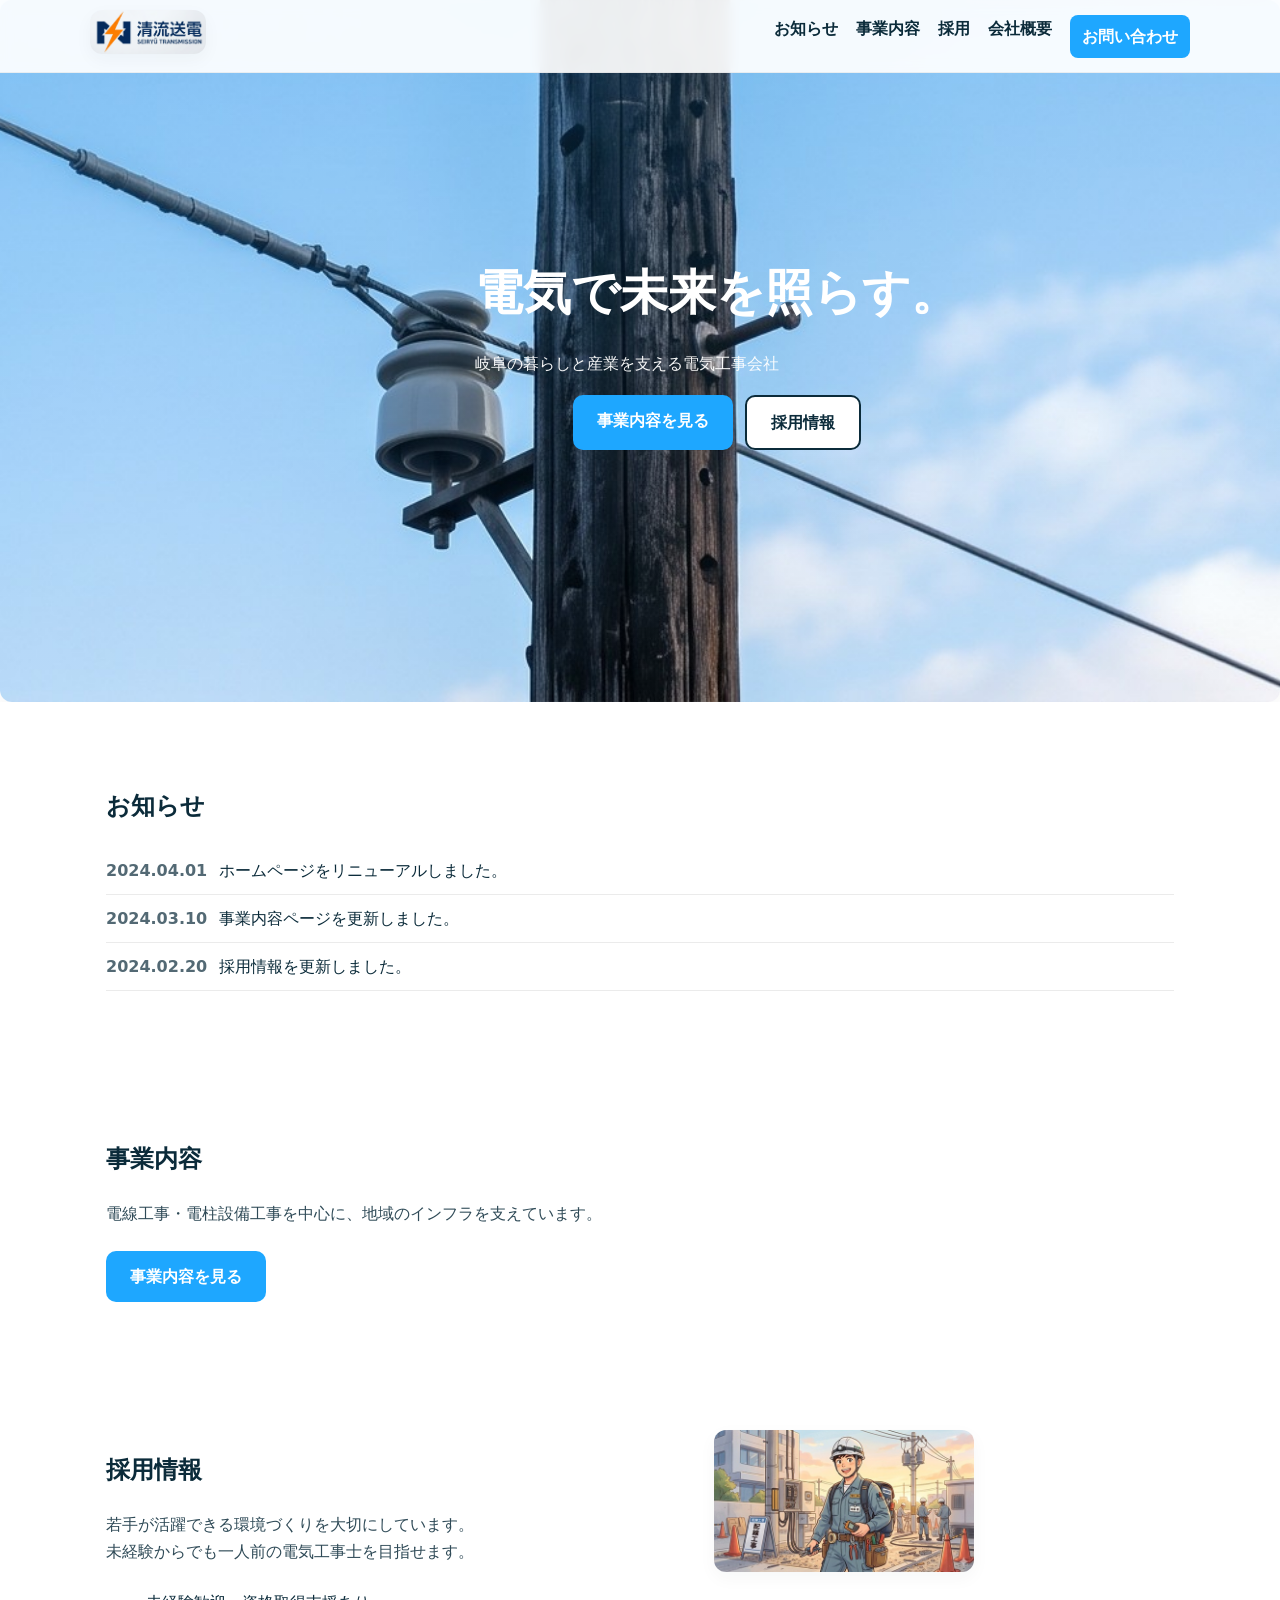
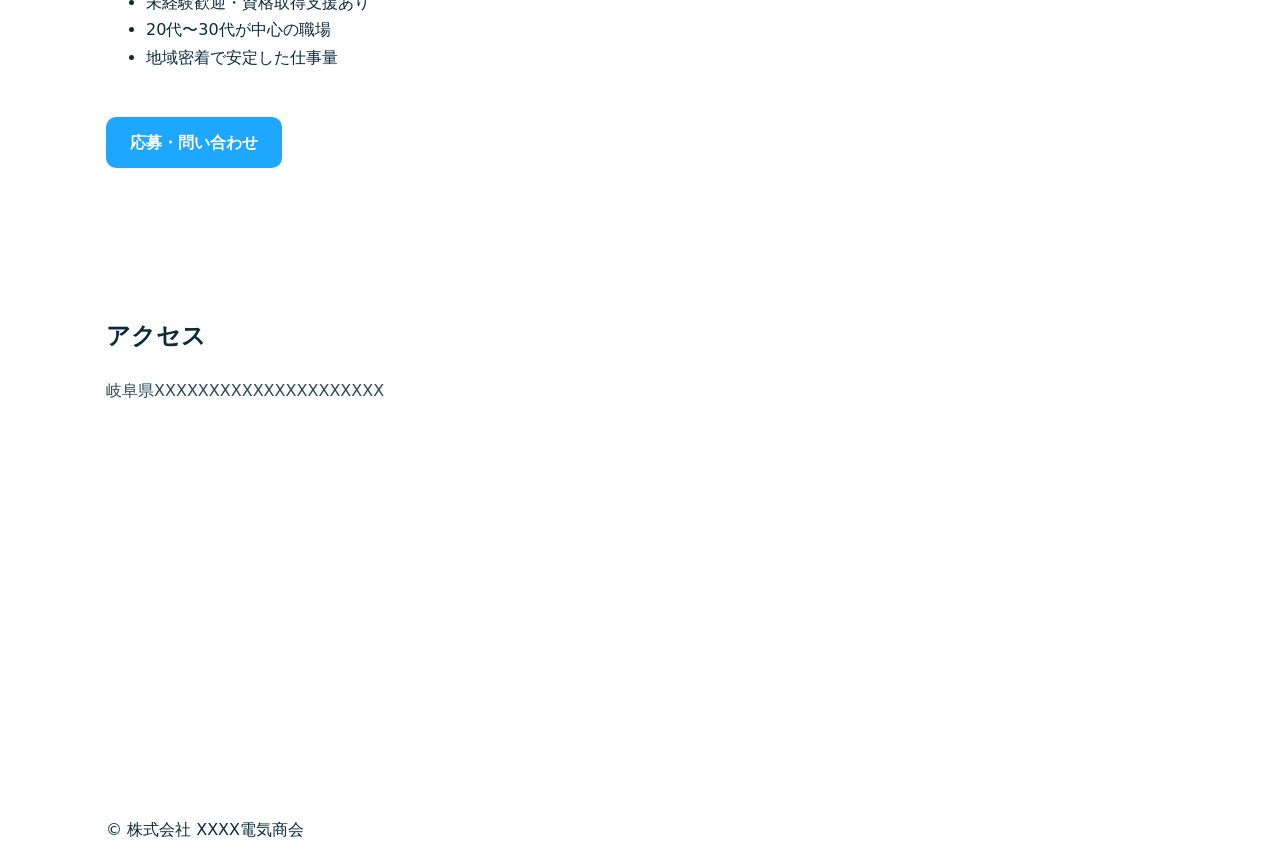
<file: index.html>
<!doctype html>
<html lang="ja">
<head>
  <meta charset="utf-8">
  <meta name="viewport" content="width=device-width,initial-scale=1">
  <title>株式会社 XXXX電気商会</title>
  <link rel="stylesheet" href="css/style.css">
</head>
<body>

<header class="site-header">
  <div class="container header-inner">
    <a class="logo-link" href="index.html">
      <img src="images/logo.png" alt="ロゴ" class="logo-img">
    </a>
    <nav class="nav">
      <a href="index.html#news">お知らせ</a>
      <a href="services.html">事業内容</a>
      <a href="recruit.html">採用</a>
      <a href="about.html">会社概要</a>
      <a class="cta" href="contact.html">お問い合わせ</a>
    </nav>
  </div>
</header>

<main>

<!-- Hero -->
<section class="hero">
  <img class="hero-img" src="images/hero.jpg" alt="">
  <div class="hero-overlay"></div>
  <div class="hero-content">
    <h1>電気で未来を照らす。</h1>
    <p class="lead">岐阜の暮らしと産業を支える電気工事会社</p>
    <div class="hero-ctas">
      <a class="btn primary" href="services.html">事業内容を見る</a>
      <a class="btn outline" href="recruit.html">採用情報</a>
    </div>
  </div>
</section>

<!-- News -->
<section id="news" class="section">
  <div class="container">
    <h2>お知らせ</h2>
    <ul class="news-list">
      <li><span class="date">2024.04.01</span> <span class="text">ホームページをリニューアルしました。</span></li>
      <li><span class="date">2024.03.10</span> <span class="text">事業内容ページを更新しました。</span></li>
      <li><span class="date">2024.02.20</span> <span class="text">採用情報を更新しました。</span></li>
    </ul>
  </div>
</section>

<!-- Services -->
<section class="section">
  <div class="container">
    <h2>事業内容</h2>
    <p class="section-lead">電線工事・電柱設備工事を中心に、地域のインフラを支えています。</p>
    <a class="btn primary" href="services.html">事業内容を見る</a>
  </div>
</section>

<!-- Recruit -->
<section class="section">
  <div class="container recruit-inner">

    <div class="recruit-text">
      <h2>採用情報</h2>
      <p class="section-lead">
        若手が活躍できる環境づくりを大切にしています。<br>
        未経験からでも一人前の電気工事士を目指せます。
      </p>

      <ul class="recruit-points">
        <li>未経験歓迎・資格取得支援あり</li>
        <li>20代〜30代が中心の職場</li>
        <li>地域密着で安定した仕事量</li>
      </ul>

      <a class="btn primary recruit-btn" href="recruit-form.html">応募・問い合わせ</a>
    </div>

    <div class="recruit-photo">
      <img src="images/recruit.jpg" alt="採用イメージ">
    </div>

  </div>
</section>

<!-- Access -->
<section id="access" class="section">
  <div class="container">
    <h2>アクセス</h2>
    <p class="section-lead">岐阜県XXXXXXXXXXXXXXXXXXXXX</p>

    <div class="map-box">
<iframe src="https://www.google.com/maps/embed?pb=!1m18!1m12!1m3!1d3252.712266008009!2d136.74690187553375!3d35.38759177268345!2m3!1f0!2f0!3f0!3m2!1i1024!2i768!4f13.1!3m3!1m2!1s0x6003a992f90ffcd1%3A0xf927b8c86d81dc31!2z5bKQ6Zic5Y2X6K2m5a-f572y!5e0!3m2!1sja!2sjp!4v1777819526319!5m2!1sja!2sjp" width="100%" height="300" style="border:0;" allowfullscreen loading="lazy">
      </iframe>
    </div>
  </div>
</section>

</main>

<footer class="site-footer">
  <div class="container">
    <p>© 株式会社 XXXX電気商会</p>
  </div>
</footer>

</body>
</html>
</file>
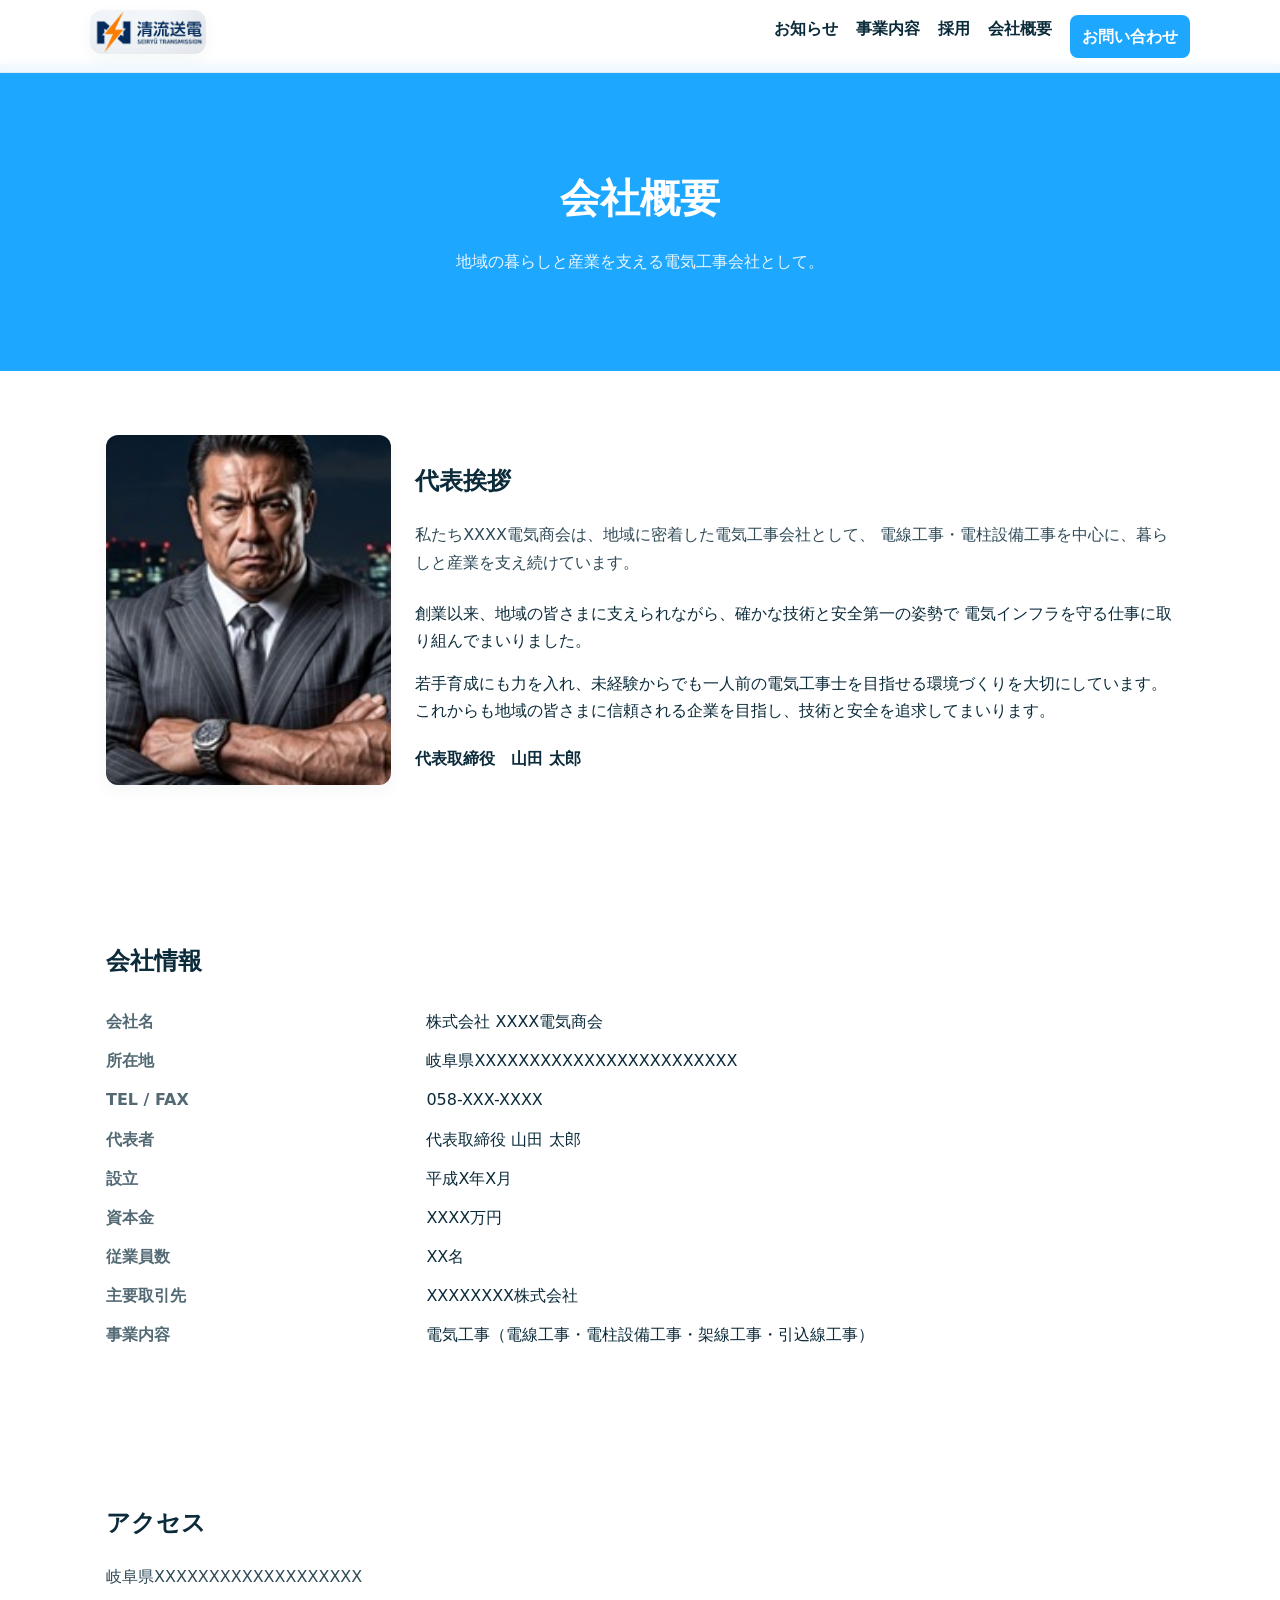
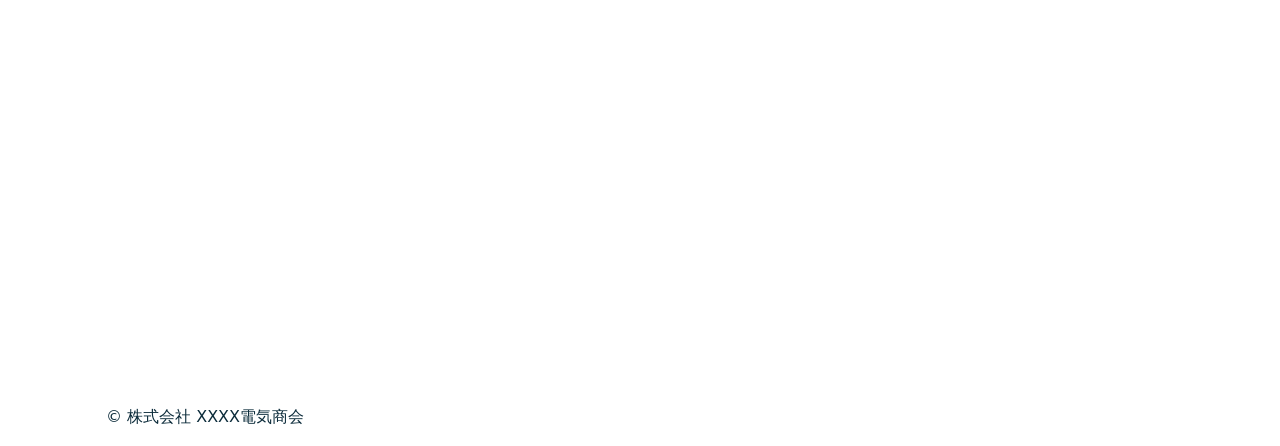
<file: about.html>
<!doctype html>
<html lang="ja">
<head>
  <meta charset="utf-8">
  <meta name="viewport" content="width=device-width,initial-scale=1">
  <title>会社概要｜株式会社 XXXX電気商会</title>
  <link rel="stylesheet" href="css/style.css">
</head>
<body>

<header class="site-header">
  <div class="container header-inner">
    <a class="logo-link" href="index.html">
      <img src="images/logo.png" alt="ロゴ" class="logo-img">
    </a>
    <nav class="nav">
      <a href="index.html#news">お知らせ</a>
      <a href="services.html">事業内容</a>
      <a href="recruit.html">採用</a>
      <a href="about.html">会社概要</a>
      <a class="cta" href="contact.html">お問い合わせ</a>
    </nav>
  </div>
</header>

<main>

<!-- Page Hero -->
<section class="page-hero">
  <h1>会社概要</h1>
  <p>地域の暮らしと産業を支える電気工事会社として。</p>
</section>

<!-- About Main -->
<section class="section">
  <div class="container about-inner">

    <!-- Photo -->
    <div class="about-photo">
      <img src="images/president.jpg" alt="会社外観">
    </div>

    <!-- Text -->
    <div class="about-text">
      <h2>代表挨拶</h2>
      <p class="section-lead">
        私たちXXXX電気商会は、地域に密着した電気工事会社として、  
        電線工事・電柱設備工事を中心に、暮らしと産業を支え続けています。
      </p>
      <p>
        創業以来、地域の皆さまに支えられながら、確かな技術と安全第一の姿勢で  
        電気インフラを守る仕事に取り組んでまいりました。
      </p>
      <p>
        若手育成にも力を入れ、未経験からでも一人前の電気工事士を目指せる環境づくりを大切にしています。  
        これからも地域の皆さまに信頼される企業を目指し、技術と安全を追求してまいります。
      </p>

      <p style="margin-top:20px; font-weight:700;">
        代表取締役　山田 太郎
      </p>
    </div>

  </div>
</section>

<!-- Company Info -->
<section class="section">
  <div class="container">
    <h2>会社情報</h2>

    <table class="about-table">
      <tr><th>会社名</th><td>株式会社 XXXX電気商会</td></tr>
      <tr><th>所在地</th><td>岐阜県XXXXXXXXXXXXXXXXXXXXXXXX</td></tr>
      <tr><th>TEL / FAX</th><td>058-XXX-XXXX</td></tr>
      <tr><th>代表者</th><td>代表取締役 山田 太郎</td></tr>
      <tr><th>設立</th><td>平成X年X月</td></tr>
      <tr><th>資本金</th><td>XXXX万円</td></tr>
      <tr><th>従業員数</th><td>XX名</td></tr>
      <tr><th>主要取引先</th><td>XXXXXXXX株式会社</td></tr>
      <tr><th>事業内容</th><td>電気工事（電線工事・電柱設備工事・架線工事・引込線工事）</td></tr>
    </table>
  </div>
</section>

<!-- Access -->
<section class="section">
  <div class="container">
    <h2>アクセス</h2>
    <p class="section-lead">岐阜県XXXXXXXXXXXXXXXXXXX</p>

    <div class="map-box">
<iframe src="https://www.google.com/maps/embed?pb=!1m18!1m12!1m3!1d3252.712266008009!2d136.74690187553375!3d35.38759177268345!2m3!1f0!2f0!3f0!3m2!1i1024!2i768!4f13.1!3m3!1m2!1s0x6003a992f90ffcd1%3A0xf927b8c86d81dc31!2z5bKQ6Zic5Y2X6K2m5a-f572y!5e0!3m2!1sja!2sjp!4v1777819526319!5m2!1sja!2sjp" width="100%" height="300" style="border:0;" allowfullscreen loading="lazy">
      </iframe>

    </div>
  </div>
</section>

</main>

<footer class="site-footer">
  <div class="container">
    <p>© 株式会社 XXXX電気商会</p>
  </div>
</footer>

</body>
</html>
</file>
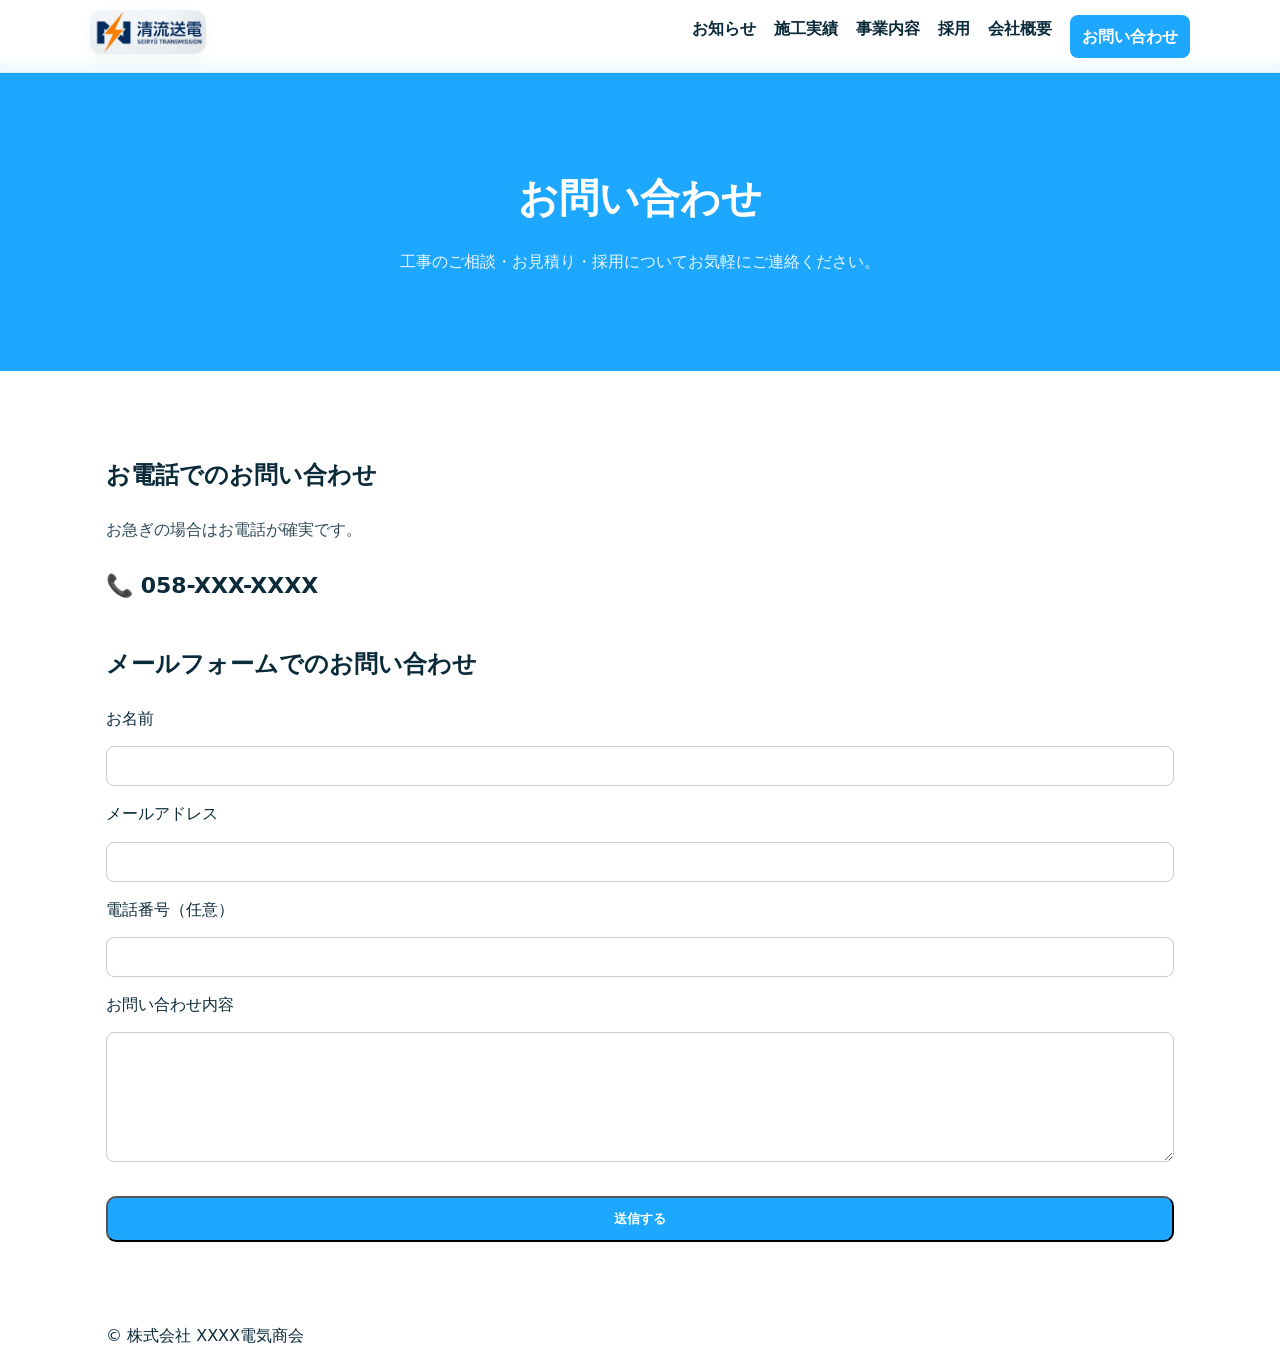
<file: contact.html>
<!doctype html>
<html lang="ja">
<head>
  <meta charset="utf-8">
  <meta name="viewport" content="width=device-width,initial-scale=1">
  <title>お問い合わせ｜株式会社 XXXX電気商会</title>
  <link rel="stylesheet" href="css/style.css">
</head>
<body>

<header class="site-header">
  <div class="container header-inner">
    <a class="logo-link" href="index.html">
      <img src="images/logo.png" alt="ロゴ" class="logo-img">
    </a>
    <nav class="nav">
      <a href="index.html#news">お知らせ</a>
      <a href="works.html">施工実績</a>
      <a href="services.html">事業内容</a>
      <a href="recruit.html">採用</a>
      <a href="about.html">会社概要</a>
      <a class="cta" href="contact.html">お問い合わせ</a>
    </nav>
  </div>
</header>

<main>

<section class="page-hero">
  <h1>お問い合わせ</h1>
  <p>工事のご相談・お見積り・採用についてお気軽にご連絡ください。</p>
</section>

<section class="section contact">
  <div class="container">

    <h2>お電話でのお問い合わせ</h2>
    <p class="section-lead">お急ぎの場合はお電話が確実です。</p>

    <a class="contact-tel" href="tel:058-391-8831">📞 058-XXX-XXXX</a>

    <h2 style="margin-top:40px;">メールフォームでのお問い合わせ</h2>

    <form action="mailto:info@example.com" method="post" enctype="text/plain" class="contact-form">

      <label>お名前</label>
      <input type="text" name="name" required>

      <label>メールアドレス</label>
      <input type="email" name="email" required>

      <label>電話番号（任意）</label>
      <input type="tel" name="tel">

      <label>お問い合わせ内容</label>
      <textarea name="message" rows="6" required></textarea>

      <button type="submit" class="btn primary" style="margin-top:20px;">送信する</button>
    </form>

  </div>
</section>

</main>

<footer class="site-footer">
  <div class="container">
    <p>© 株式会社 XXXX電気商会</p>
  </div>
</footer>

</body>
</html>
</file>
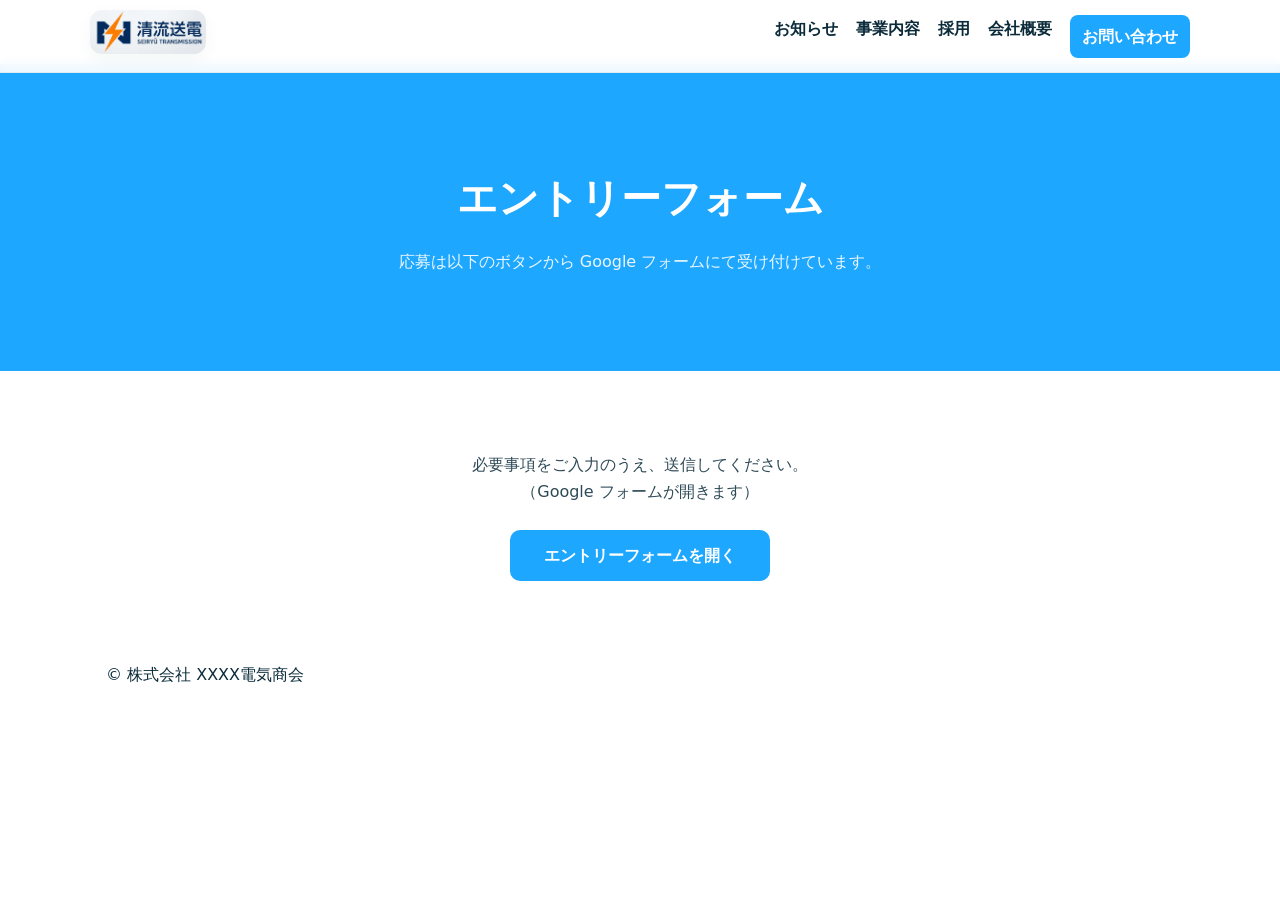
<file: recruit-form.html>
<!doctype html>
<html lang="ja">
<head>
  <meta charset="utf-8">
  <meta name="viewport" content="width=device-width,initial-scale=1">
  <title>エントリーフォーム｜株式会社 XXXX電気商会</title>
  <link rel="stylesheet" href="css/style.css">
</head>
<body>

<header class="site-header">
  <div class="container header-inner">
    <a class="logo-link" href="index.html">
      <img src="images/logo.png" alt="ロゴ" class="logo-img">
    </a>
    <nav class="nav">
      <a href="index.html#news">お知らせ</a>
      <a href="services.html">事業内容</a>
      <a href="recruit.html">採用</a>
      <a href="about.html">会社概要</a>
      <a class="cta" href="contact.html">お問い合わせ</a>
    </nav>
  </div>
</header>

<main>

<!-- Page Hero -->
<section class="page-hero">
  <h1>エントリーフォーム</h1>
  <p>応募は以下のボタンから Google フォームにて受け付けています。</p>
</section>

<!-- Button Section -->
<section class="section">
  <div class="container" style="text-align:center;">

    <p class="section-lead">
      必要事項をご入力のうえ、送信してください。<br>
      （Google フォームが開きます）
    </p>

    <a class="btn primary contact-btn"
       href="https://forms.cloud.microsoft/r/UxJ2TtQDJU" target="_blank" rel="noopener">
      エントリーフォームを開く
    </a>

  </div>
</section>

</main>

<footer class="site-footer">
  <div class="container">
    <p>© 株式会社 XXXX電気商会</p>
  </div>
</footer>

</body>
</html>
</file>
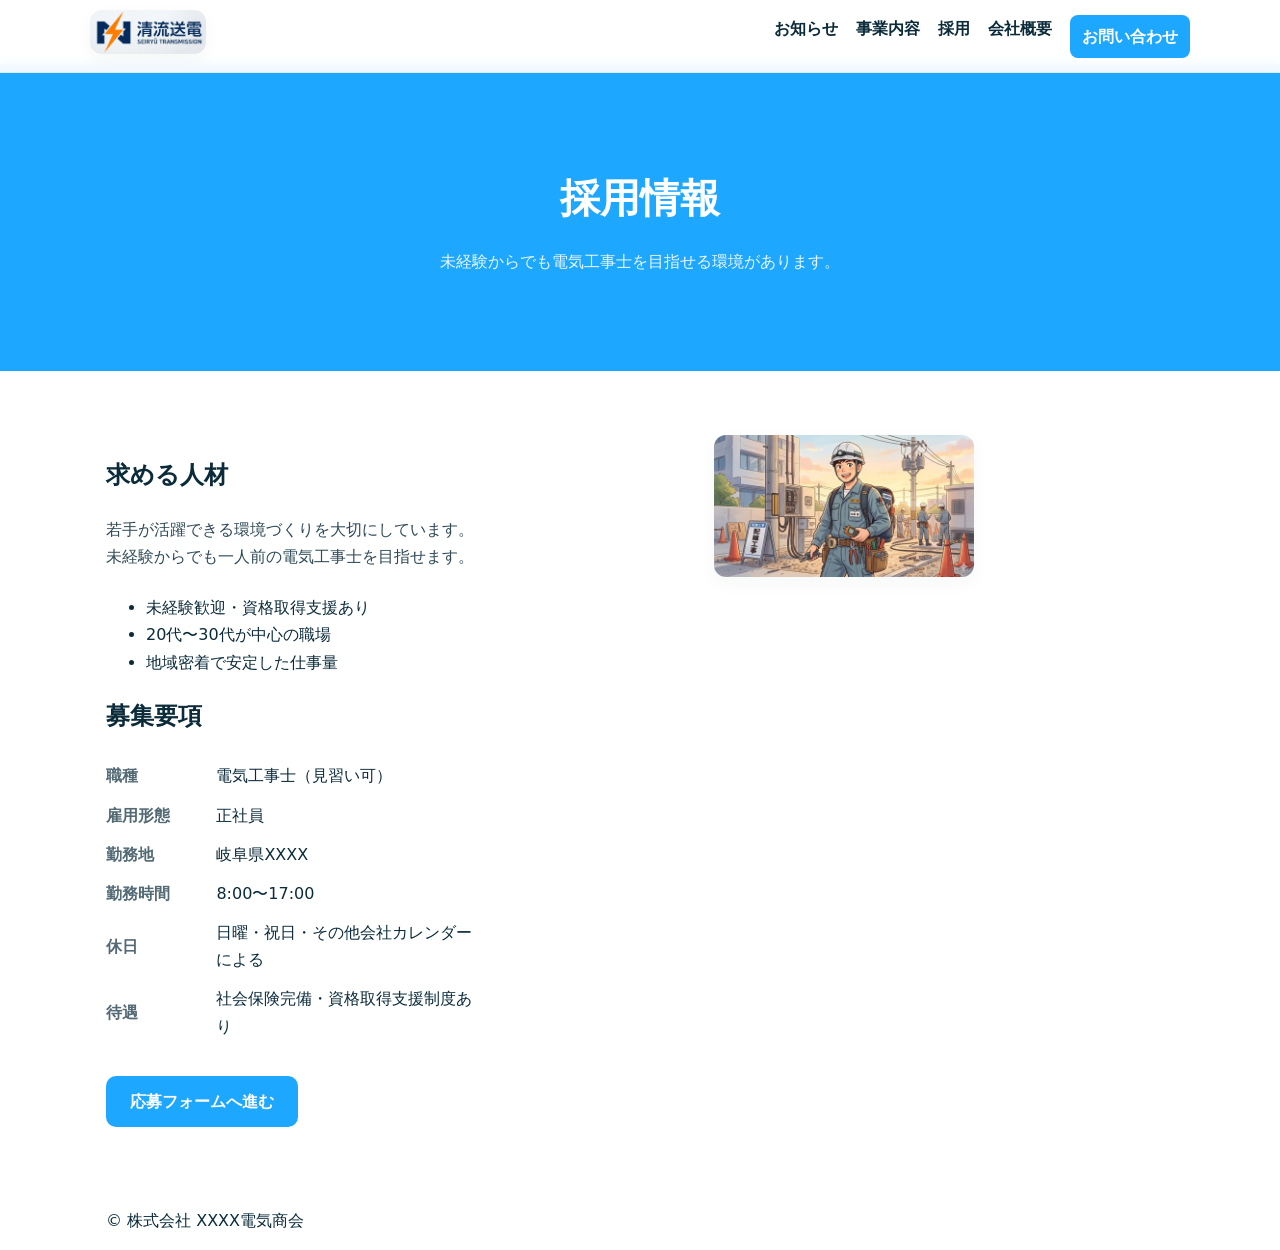
<file: recruit.html>
<!doctype html>
<html lang="ja">
<head>
  <meta charset="utf-8">
  <meta name="viewport" content="width=device-width,initial-scale=1">
  <title>採用情報｜株式会社 XXXX電気商会</title>
  <link rel="stylesheet" href="css/style.css">
</head>
<body>

<header class="site-header">
  <div class="container header-inner">
    <a class="logo-link" href="index.html">
      <img src="images/logo.png" alt="ロゴ" class="logo-img">
    </a>
    <nav class="nav">
      <a href="index.html#news">お知らせ</a>
      <a href="services.html">事業内容</a>
      <a href="recruit.html">採用</a>
      <a href="about.html">会社概要</a>
      <a class="cta" href="contact.html">お問い合わせ</a>
    </nav>
  </div>
</header>

<main>

<!-- Page Hero -->
<section class="page-hero">
  <h1>採用情報</h1>
  <p>未経験からでも電気工事士を目指せる環境があります。</p>
</section>

<!-- Recruit Main -->
<section class="section">
  <div class="container recruit-inner">

    <!-- Text -->
    <div class="recruit-text">
      <h2>求める人材</h2>
      <p class="section-lead">
        若手が活躍できる環境づくりを大切にしています。<br>
        未経験からでも一人前の電気工事士を目指せます。
      </p>

      <ul class="recruit-points">
        <li>未経験歓迎・資格取得支援あり</li>
        <li>20代〜30代が中心の職場</li>
        <li>地域密着で安定した仕事量</li>
      </ul>

      <h2>募集要項</h2>
      <table class="about-table">
        <tr><th>職種</th><td>電気工事士（見習い可）</td></tr>
        <tr><th>雇用形態</th><td>正社員</td></tr>
        <tr><th>勤務地</th><td>岐阜県XXXX</td></tr>
        <tr><th>勤務時間</th><td>8:00〜17:00</td></tr>
        <tr><th>休日</th><td>日曜・祝日・その他会社カレンダーによる</td></tr>
        <tr><th>待遇</th><td>社会保険完備・資格取得支援制度あり</td></tr>
      </table>

      <a class="btn primary recruit-btn" href="recruit-form.html">応募フォームへ進む</a>
    </div>

    <!-- Image -->
    <div class="recruit-photo">
      <img src="images/recruit.jpg" alt="採用イメージ">
    </div>

  </div>
</section>

</main>

<footer class="site-footer">
  <div class="container">
    <p>© 株式会社 XXXX電気商会</p>
  </div>
</footer>

</body>
</html>
</file>
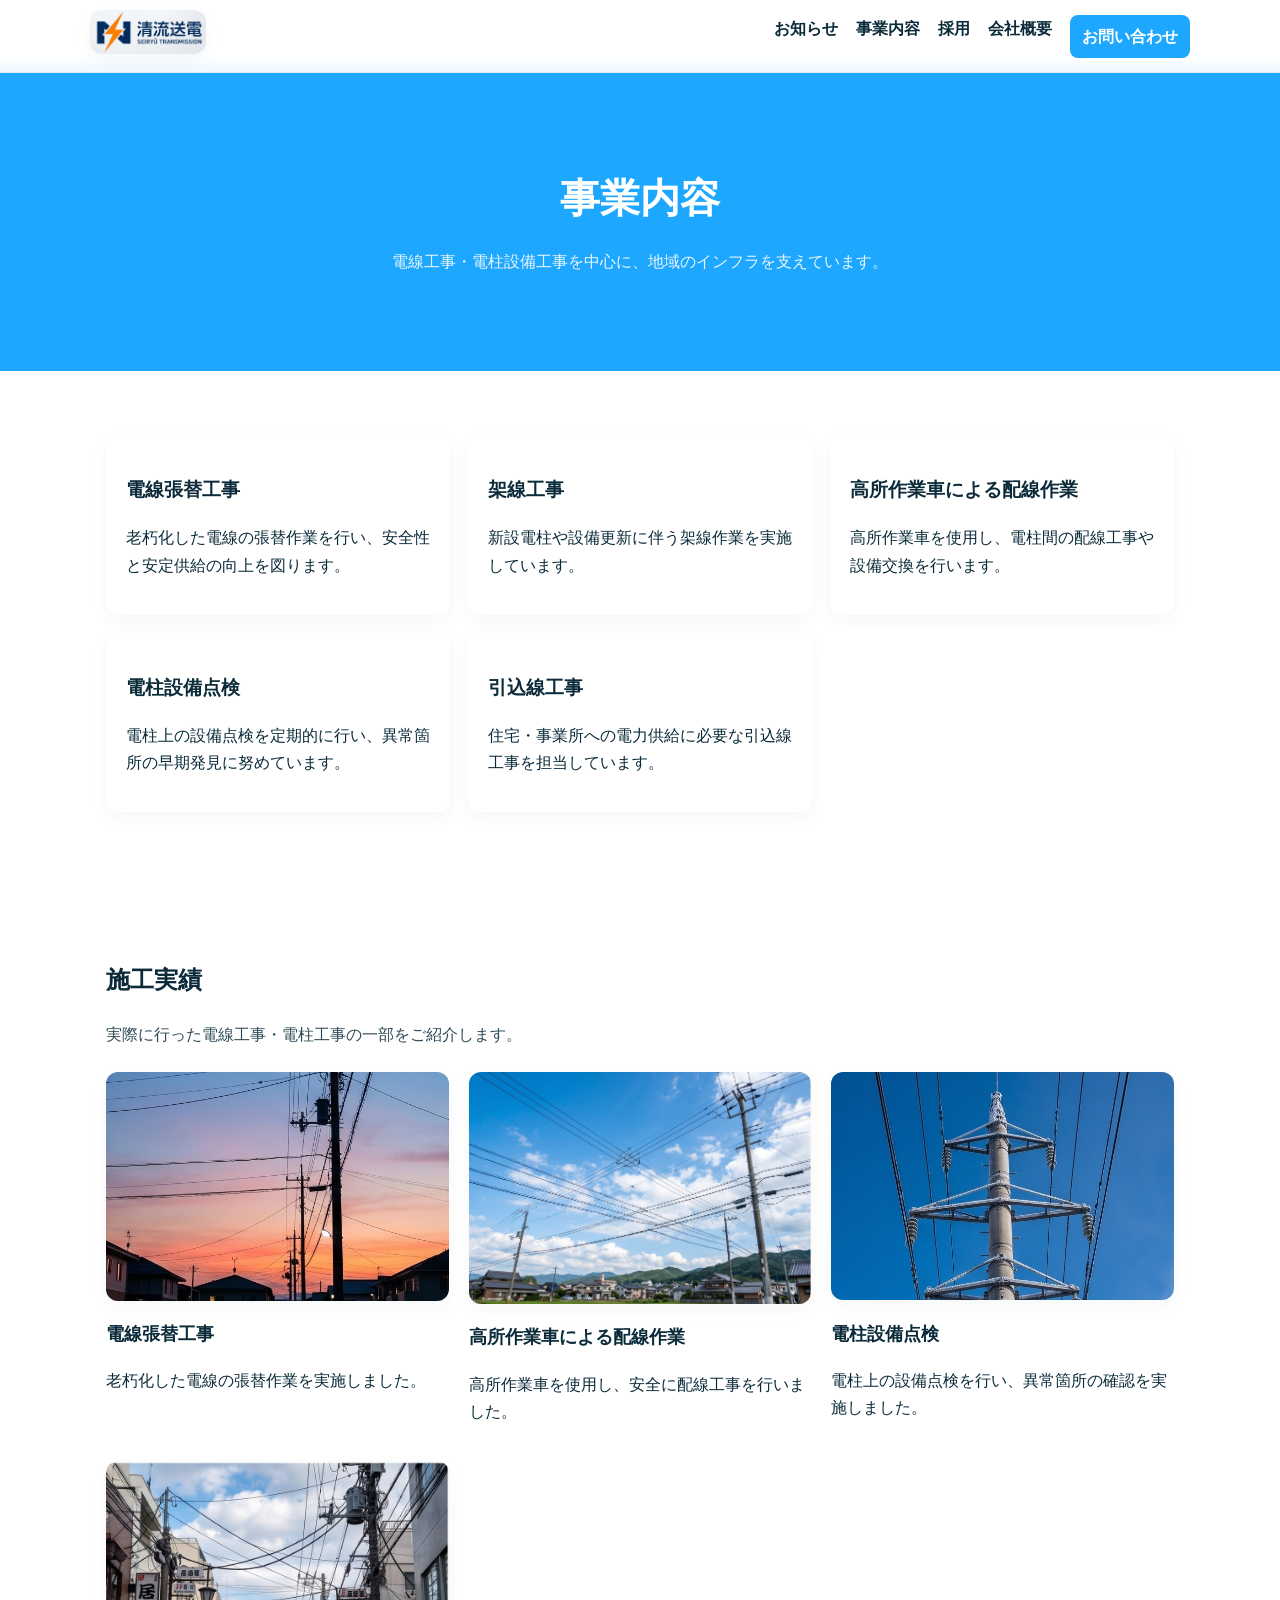
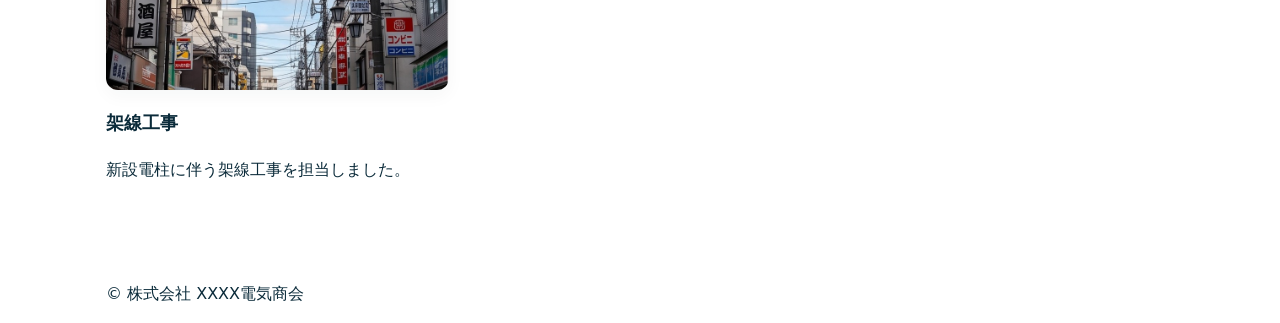
<file: services.html>
<!doctype html>
<html lang="ja">
<head>
  <meta charset="utf-8">
  <meta name="viewport" content="width=device-width,initial-scale=1">
  <title>事業内容｜株式会社 XXXX電気商会</title>
  <link rel="stylesheet" href="css/style.css">
</head>
<body>

<header class="site-header">
  <div class="container header-inner">
    <a class="logo-link" href="index.html">
      <img src="images/logo.png" alt="ロゴ" class="logo-img">
    </a>
    <nav class="nav">
      <a href="index.html#news">お知らせ</a>
      <a href="services.html">事業内容</a>
      <a href="recruit.html">採用</a>
      <a href="about.html">会社概要</a>
      <a class="cta" href="contact.html">お問い合わせ</a>
    </nav>
  </div>
</header>

<main>

<!-- Page Hero -->
<section class="page-hero">
  <h1>事業内容</h1>
  <p>電線工事・電柱設備工事を中心に、地域のインフラを支えています。</p>
</section>

<!-- Services -->
<section class="section">
  <div class="container cards">

    <article class="card">
      <h3>電線張替工事</h3>
      <p>老朽化した電線の張替作業を行い、安全性と安定供給の向上を図ります。</p>
    </article>

    <article class="card">
      <h3>架線工事</h3>
      <p>新設電柱や設備更新に伴う架線作業を実施しています。</p>
    </article>

    <article class="card">
      <h3>高所作業車による配線作業</h3>
      <p>高所作業車を使用し、電柱間の配線工事や設備交換を行います。</p>
    </article>

    <article class="card">
      <h3>電柱設備点検</h3>
      <p>電柱上の設備点検を定期的に行い、異常箇所の早期発見に努めています。</p>
    </article>

    <article class="card">
      <h3>引込線工事</h3>
      <p>住宅・事業所への電力供給に必要な引込線工事を担当しています。</p>
    </article>

  </div>
</section>

<!-- Works (施工実績) -->
<section class="section">
  <div class="container">
    <h2>施工実績</h2>
    <p class="section-lead">実際に行った電線工事・電柱工事の一部をご紹介します。</p>

    <div class="works-grid">

      <div class="work-item">
        <img src="images/work_line01.jpg" alt="電線張替工事">
        <h3>電線張替工事</h3>
        <p>老朽化した電線の張替作業を実施しました。</p>
      </div>

      <div class="work-item">
        <img src="images/work_line02.jpg" alt="高所作業車による配線作業">
        <h3>高所作業車による配線作業</h3>
        <p>高所作業車を使用し、安全に配線工事を行いました。</p>
      </div>

      <div class="work-item">
        <img src="images/work_line03.jpg" alt="電柱設備点検">
        <h3>電柱設備点検</h3>
        <p>電柱上の設備点検を行い、異常箇所の確認を実施しました。</p>
      </div>

      <div class="work-item">
        <img src="images/work_line04.jpg" alt="架線工事">
        <h3>架線工事</h3>
        <p>新設電柱に伴う架線工事を担当しました。</p>
      </div>

    </div>
  </div>
</section>

</main>

<footer class="site-footer">
  <div class="container">
    <p>© 株式会社 XXXX電気商会</p>
  </div>
</footer>

</body>
</html>
</file>
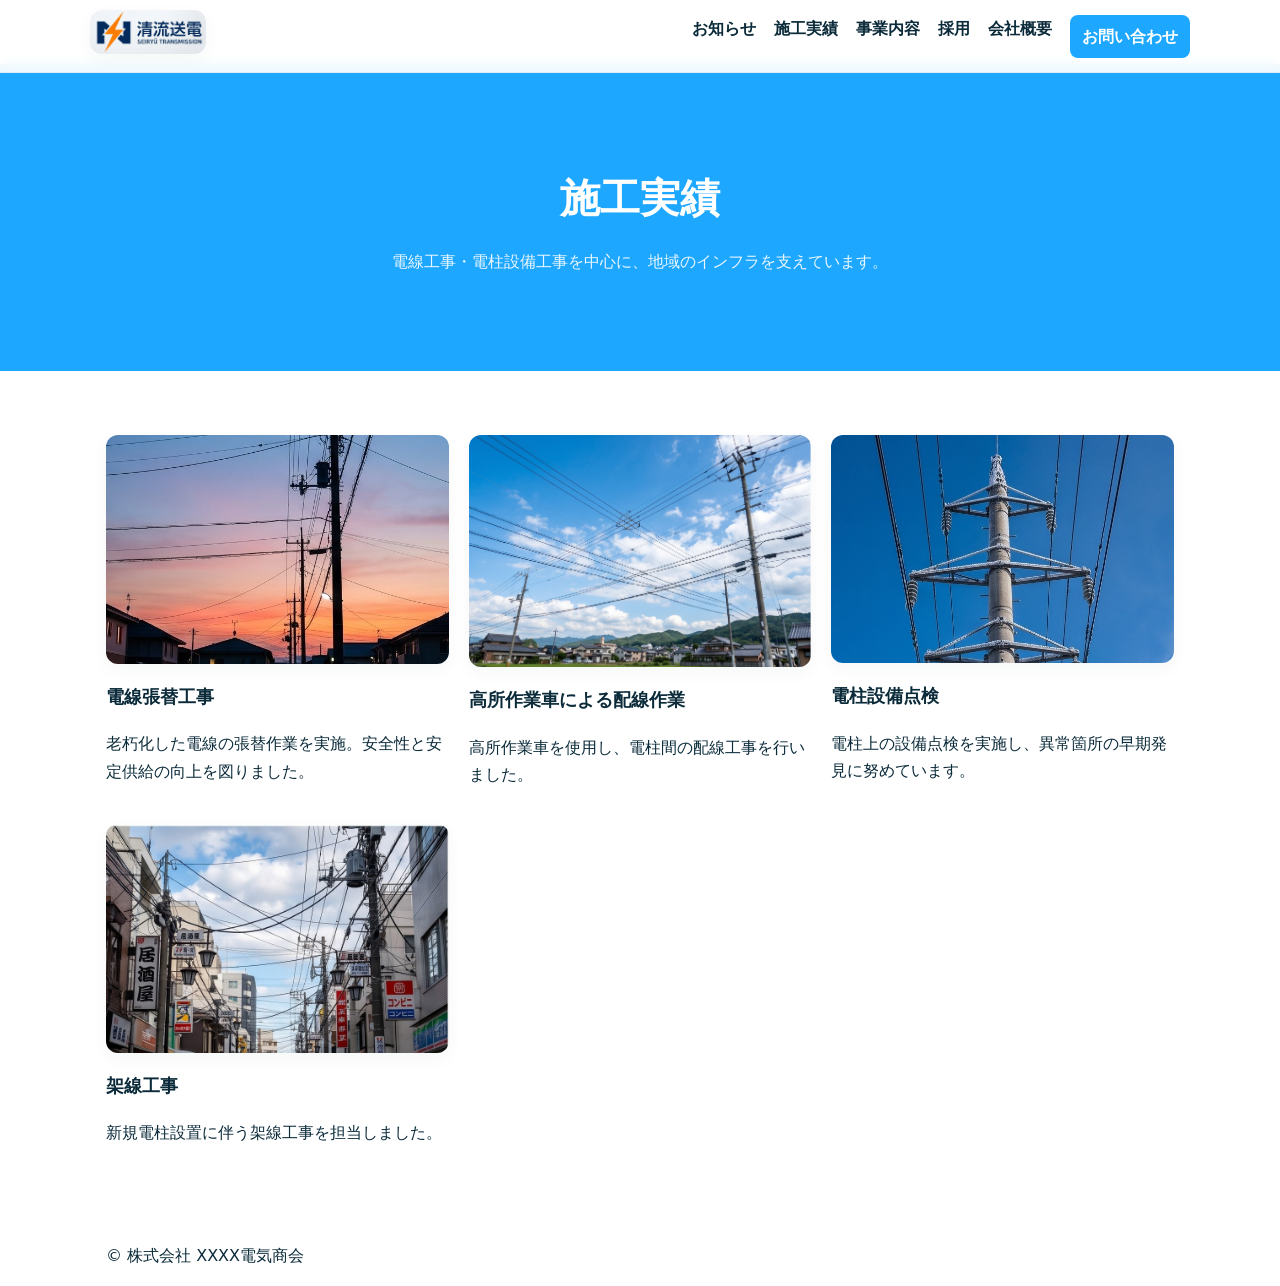
<file: works.html>
<!doctype html>
<html lang="ja">
<head>
  <meta charset="utf-8">
  <meta name="viewport" content="width=device-width,initial-scale=1">
  <title>施工実績｜株式会社 XXXX電気商会</title>
  <link rel="stylesheet" href="css/style.css">
</head>
<body>

<header class="site-header">
  <div class="container header-inner">
    <a class="logo-link" href="index.html">
      <img src="images/logo.png" alt="ロゴ" class="logo-img">
    </a>
    <nav class="nav">
      <a href="index.html#news">お知らせ</a>
      <a href="works.html">施工実績</a>
      <a href="services.html">事業内容</a>
      <a href="recruit.html">採用</a>
      <a href="about.html">会社概要</a>
      <a class="cta" href="contact.html">お問い合わせ</a>
    </nav>
  </div>
</header>

<main>

<section class="page-hero">
  <h1>施工実績</h1>
  <p>電線工事・電柱設備工事を中心に、地域のインフラを支えています。</p>
</section>

<section class="section">
  <div class="container works-grid">

    <!-- 1 -->
    <div class="work-item">
      <img src="images/work_line01.jpg" alt="電線張替工事">
      <h3>電線張替工事</h3>
      <p>老朽化した電線の張替作業を実施。安全性と安定供給の向上を図りました。</p>
    </div>

    <!-- 2 -->
    <div class="work-item">
      <img src="images/work_line02.jpg" alt="高所作業車による配線作業">
      <h3>高所作業車による配線作業</h3>
      <p>高所作業車を使用し、電柱間の配線工事を行いました。</p>
    </div>

    <!-- 3 -->
    <div class="work-item">
      <img src="images/work_line03.jpg" alt="電柱設備点検">
      <h3>電柱設備点検</h3>
      <p>電柱上の設備点検を実施し、異常箇所の早期発見に努めています。</p>
    </div>

    <!-- 4 -->
    <div class="work-item">
      <img src="images/work_line04.jpg" alt="架線工事">
      <h3>架線工事</h3>
      <p>新規電柱設置に伴う架線工事を担当しました。</p>
    </div>

  </div>
</section>

</main>

<footer class="site-footer">
  <div class="container">
    <p>© 株式会社 XXXX電気商会</p>
  </div>
</footer>

</body>
</html>
</file>
<file: css/style.css>
:root{
  --blue:#1ea7ff;
  --dark:#0b2b3a;
  --white:#ffffff;
  --max-width:1100px;
}

/* ------------------------------
   基本設定
------------------------------ */
*{box-sizing:border-box}
body{
  margin:0;
  font-family:system-ui,-apple-system,"Hiragino Kaku Gothic ProN","Noto Sans JP",sans-serif;
  color:var(--dark);
  background:#fff;
  font-size:16px;
  line-height:1.7;
}

img{
  max-width:100%;
  border-radius:12px;
  box-shadow:0 6px 18px rgba(11,43,58,0.04);
}

.container{
  max-width:var(--max-width);
  margin:0 auto;
  padding:0 16px;
}

/* ------------------------------
   Header
------------------------------ */
.site-header{
  position:fixed;
  top:0; left:0; right:0;
  background:rgba(255,255,255,0.92);
  backdrop-filter:blur(6px);
  border-bottom:1px solid rgba(0,0,0,0.05);
  z-index:50;
}

.header-inner{
  display:flex;
  align-items:center;
  justify-content:space-between;
  padding:10px 0;
}

.logo-img{
  height:44px;
  width:auto;
}

.nav{
  display:flex;
  gap:18px;
}

.nav a{
  text-decoration:none;
  color:var(--dark);
  font-weight:600;
  transition:opacity .2s;
}

.nav a:hover{
  opacity:0.7;
}

.nav .cta{
  background:var(--blue);
  color:#fff;
  padding:8px 12px;
  border-radius:8px;
}

/* ------------------------------
   Buttons
------------------------------ */
.btn{
  padding:12px 24px;
  border-radius:10px;
  text-decoration:none;
  font-weight:700;
  display:inline-block;
}

.btn.primary{
  background:var(--blue);
  color:#fff;
}

.btn.outline{
  background:#fff;
  color:var(--dark);
  border:2px solid var(--dark);
}

/* ------------------------------
   Hero
------------------------------ */
.hero{
  position:relative;
  height:85vh;
  min-height:520px;
  display:flex;
  align-items:center;
  justify-content:center;
  margin-top:64px;
  overflow:hidden;
}

.hero-img{
  position:absolute;
  inset:0;
  width:100%;
  height:100%;
  object-fit:cover;
}

.hero-overlay{
  position:absolute;
  inset:0;
  background:linear-gradient(180deg, rgba(30,167,255,0.18), rgba(255,255,255,0));
}

.hero-content{
  position:relative;
  z-index:10;
  text-align:center;
  color:#fff;
  padding:0 20px;
}

.hero-content h1{
  font-size:clamp(28px,6vw,48px);
  margin:0 0 10px;
  font-weight:800;
}

.lead{
  opacity:0.95;
  margin-bottom:18px;
}

.hero-ctas{
  display:flex;
  gap:12px;
  justify-content:center;
  flex-wrap:wrap;
}

/* ------------------------------
   Section
------------------------------ */
.section{
  padding:64px 0;
}

.section-lead{
  margin-bottom:24px;
  opacity:0.85;
}

/* ------------------------------
   Cards
------------------------------ */
.cards{
  display:grid;
  grid-template-columns:1fr;
  gap:18px;
}

.card{
  background:#fff;
  padding:20px;
  border-radius:12px;
  box-shadow:0 6px 18px rgba(11,43,58,0.04);
}

/* ------------------------------
   News
------------------------------ */
.news-list{
  list-style:none;
  padding:0;
  margin:0;
}
.news-list li{
  padding:10px 0;
  border-bottom:1px solid rgba(0,0,0,0.08);
  display:flex;
  gap:12px;
}
.news-list .date{
  font-weight:700;
  opacity:0.7;
}

/* ------------------------------
   Works / Services
------------------------------ */
.works-grid{
  display:grid;
  grid-template-columns:1fr;
  gap:20px;
}
.work-item h3{
  margin-top:10px;
  font-size:18px;
}

/* ------------------------------
   Recruit
------------------------------ */
.recruit-inner{
  display:flex;
  flex-direction:column;
  gap:24px;
}

.recruit-photo{
  flex:1;
  display:flex;
  justify-content:center;
}

/* スマホ */
.recruit-photo img{
  width:80%;
  max-width:320px;
  height:auto;
  object-fit:contain;
}

/* ボタン */
.recruit-btn{
  display:inline-block;
  margin-top:30px;
  padding:12px 24px;
  background:var(--blue);
  color:#fff;
  border-radius:10px;
  font-weight:700;
  text-decoration:none;
}

/* ------------------------------
   About
------------------------------ */
.about-inner{
  display:flex;
  flex-direction:column;
  gap:24px;
}

.about-photo img{
  width:100%;
  height:350px;
  object-fit:cover;
}

.about-table{
  width:100%;
  border-collapse:collapse;
}
.about-table th{
  text-align:left;
  width:30%;
  padding:6px 0;
  opacity:0.7;
}
.about-table td{
  padding:6px 0;
}

/* ------------------------------
   Access
------------------------------ */
.map-box{
  margin-top:20px;
  border-radius:12px;
  overflow:hidden;
}

/* ------------------------------
   Contact
------------------------------ */
.contact-box{
  display:flex;
  flex-direction:column;
  gap:16px;
  align-items:center;
}
.contact-tel{
  font-size:22px;
  font-weight:700;
  text-decoration:none;
  color:var(--dark);
}
.contact-btn{
  width:100%;
  max-width:260px;
  text-align:center;
}

.contact-form{
  display:flex;
  flex-direction:column;
  gap:14px;
  margin-top:20px;
}

.contact-form input,
.contact-form textarea{
  width:100%;
  padding:10px;
  border:1px solid #ccc;
  border-radius:8px;
  font-size:16px;
}

/* ------------------------------
   PC レイアウト
------------------------------ */
@media(min-width:900px){

  .hero{
    height:78vh;
    margin-top:0;
  }

  .hero-content{
    text-align:left;
    max-width:560px;
    left:6%;
  }

  .cards{
    grid-template-columns:repeat(3,1fr);
  }

  .works-grid{
    grid-template-columns:repeat(3,1fr);
  }

  /* Recruit 画像（PC） */
  .recruit-photo img{
    width:55%;
    max-width:260px;
  }

  .recruit-inner{
    flex-direction:row;
    align-items:flex-start;
    gap:40px;
  }

  .about-inner{
    flex-direction:row;
    align-items:center;
  }
}

/* ------------------------------
   Page Hero
------------------------------ */
.page-hero{
  background:var(--blue);
  color:#fff;
  text-align:center;
  padding:100px 20px 80px;
  margin-top:64px;
}
.page-hero h1{
  margin:0 0 10px;
  font-size:clamp(28px,5vw,40px);
  font-weight:800;
}
.page-hero p{
  opacity:0.9;
}
.label-required {
  color: #e60000;
  font-weight:700;
  margin-left:6px;
}

.label-optional {
  color: #777;
  margin-left:6px;
}
</file>
